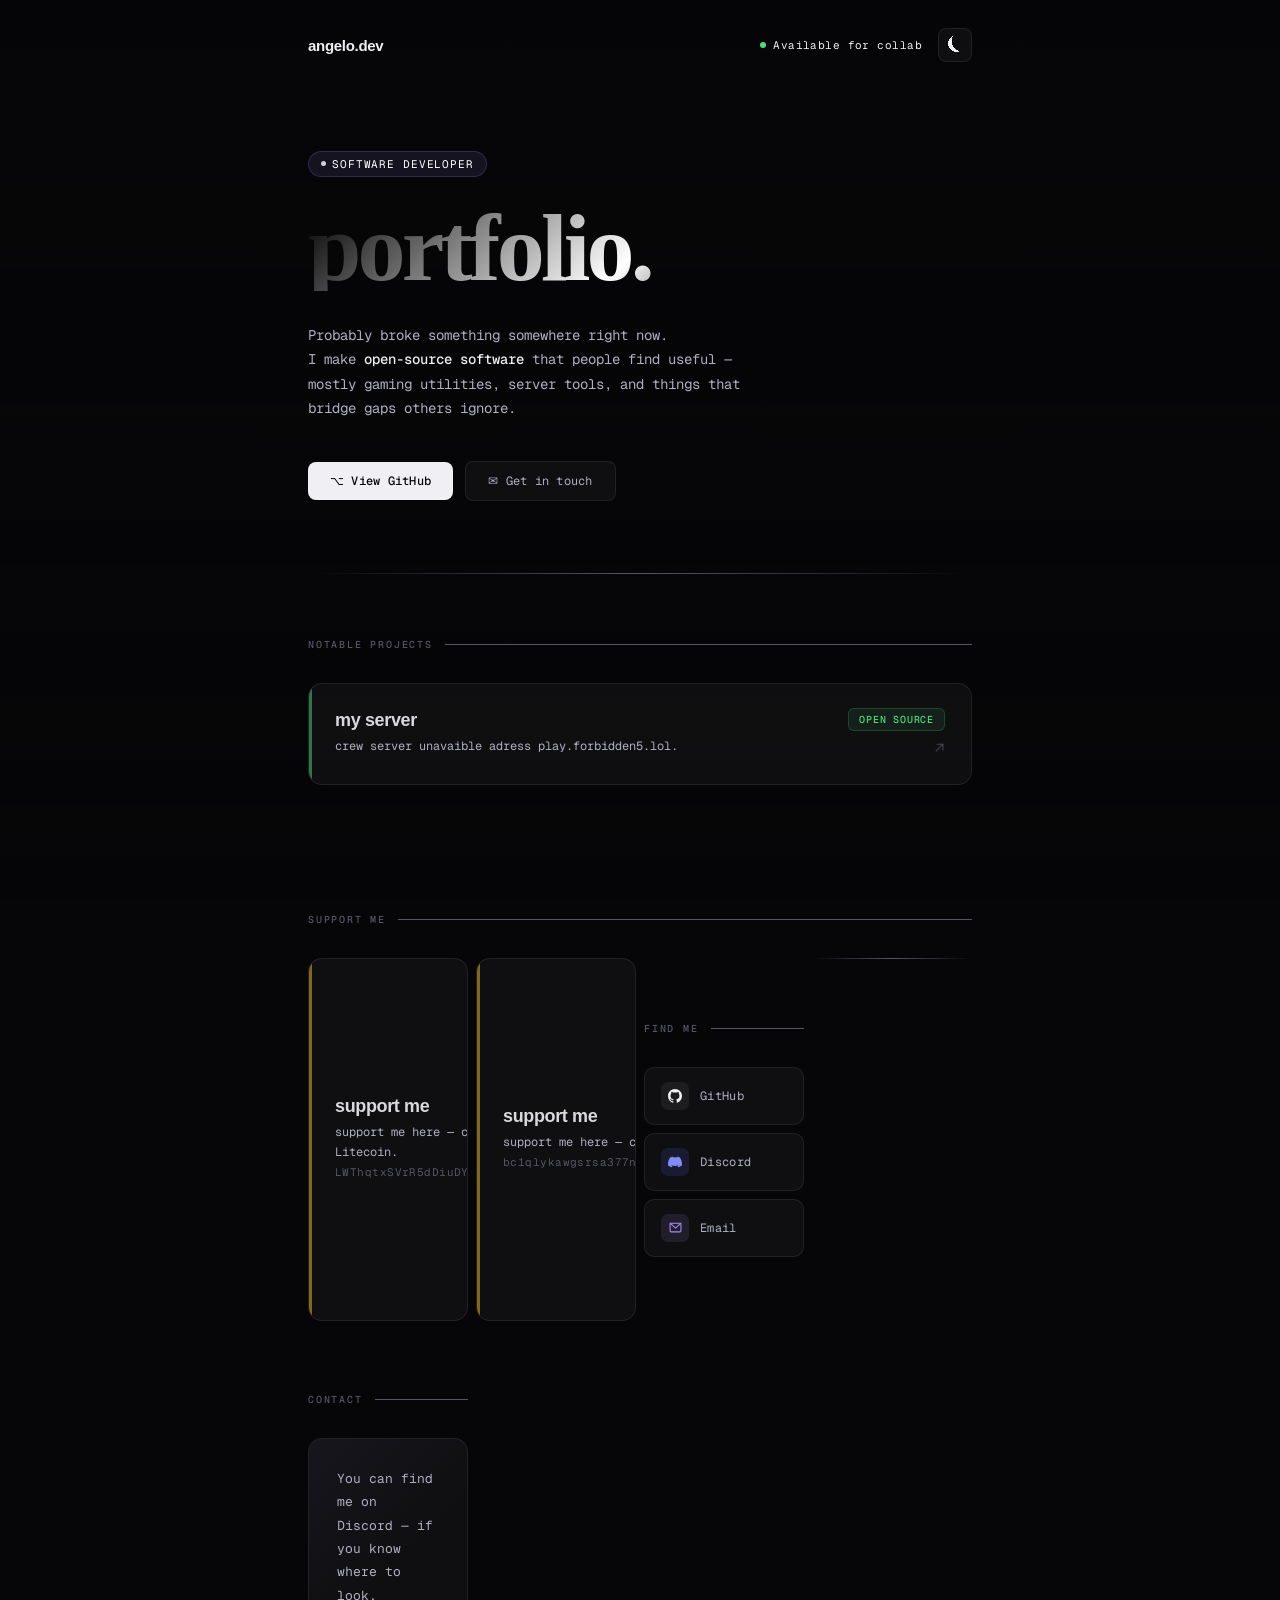
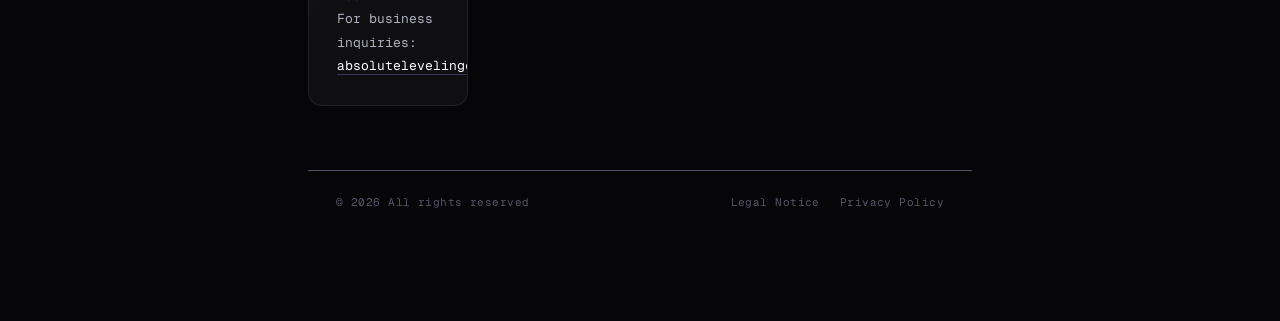
<file: index.html>
<!DOCTYPE html>
<html lang="en">
<head>
  <meta charset="UTF-8" />
  <meta name="viewport" content="width=device-width, initial-scale=1.0"/>
  <title>Angelo - Developer</title>
  <link rel="icon" type="image/png" sizes="32x32" href="[data-uri]" />
  <link rel="preconnect" href="https://fonts.googleapis.com">
  <link rel="preconnect" href="https://fonts.gstatic.com" crossorigin>
  <link href="https://fonts.googleapis.com/css2?family=Cabinet+Grotesk:wght@400;500;700;800;900&family=Geist+Mono:wght@300;400;500&display=swap" rel="stylesheet">

  <style>
    *, *::before, *::after { box-sizing: border-box; margin: 0; padding: 0; }

    :root {
      --bg: #060608;
      --glass: rgba(255,255,255,0.04);
      --glass-border: rgba(255,255,255,0.08);
      --glass-hover: rgba(255,255,255,0.07);
      --text: #f0f0f4;
      --muted: #b0b0c4;
      --faint: #555568;
      --green: #4ade80;
      --violet: #ffffff;
      --sky: #38bdf8;
      --rose: #fb7185;
      --amber: #fbbf24;
      --overlay-top: rgba(6,6,8,0.55);
      --overlay-mid: rgba(6,6,8,0.75);
      --overlay-bot: rgba(6,6,8,1);
    }

    body.night-mode {
      --bg: #0a0d18;
      --glass: rgba(255,255,255,0.06);
      --glass-border: rgba(255,255,255,0.12);
      --glass-hover: rgba(255,255,255,0.10);
      --text: #ffffff;
      --muted: #d0d0e8;
      --faint: #7070a0;
      --overlay-top: rgba(10,13,24,0.45);
      --overlay-mid: rgba(10,13,24,0.65);
      --overlay-bot: rgba(10,13,24,1);
    }

    html { font-size: 16px; }

    body {
      background: var(--bg);
      color: var(--text);
      font-family: 'Geist Mono', monospace;
      min-height: 100vh;
      overflow-x: hidden;
      position: relative;
      transition: background 0.4s ease, color 0.4s ease;
    }

    .hero-bg {
      position: fixed;
      top: 0; left: 0; right: 0;
      height: 100vh;
      z-index: 0;
      pointer-events: none;
      background-image: url("https://villatravellers-prod.s3.amazonaws.com/thumbs/1920w_webp/image/guide/page/a/5e5101d5a128a.jpeg");
      background-size: cover;
      background-position: center top;
      -webkit-mask-image: linear-gradient(to bottom, black 0%, black 40%, transparent 100%);
      mask-image: linear-gradient(to bottom, black 0%, black 40%, transparent 100%);
      transition: background-image 0.5s ease, background-position 0.5s ease;
    }

    .hero-bg::after {
      content: '';
      position: absolute;
      inset: 0;
      background: linear-gradient(to bottom, var(--overlay-top) 0%, var(--overlay-mid) 50%, var(--overlay-bot) 100%);
      transition: background 0.4s ease;
    }

    .page {
      position: relative;
      z-index: 1;
      max-width: 720px;
      margin: 0 auto;
      padding: 0 28px;
    }

    nav {
      display: flex;
      align-items: center;
      justify-content: space-between;
      padding: 28px 0 0;
      animation: fadeDown 0.5s ease both;
    }

    .nav-logo {
      font-family: 'Cabinet Grotesk', sans-serif;
      font-size: 15px;
      font-weight: 700;
      color: var(--text);
      letter-spacing: -0.02em;
    }

    .nav-right {
      display: flex;
      align-items: center;
      gap: 16px;
    }

    .nav-status {
      display: flex;
      align-items: center;
      gap: 7px;
      font-size: 11px;
      color: var(--text);
      letter-spacing: 0.04em;
    }

    .status-dot {
      width: 6px; height: 6px;
      border-radius: 50%;
      background: var(--green);
      animation: glow-pulse 2.5s ease infinite;
    }

    @keyframes glow-pulse {
      0%, 100% { box-shadow: 0 0 0 0 rgba(74,222,128,0.5); opacity: 1; }
      50%       { box-shadow: 0 0 0 6px rgba(74,222,128,0); opacity: 0.7; }
    }

    .mode-toggle {
      background: var(--glass);
      border: 1px solid var(--glass-border);
      border-radius: 8px;
      width: 34px; height: 34px;
      display: flex; align-items: center; justify-content: center;
      cursor: pointer;
      font-size: 16px;
      color: var(--text);
      transition: all 0.2s ease;
      flex-shrink: 0;
    }

    .mode-toggle:hover {
      background: var(--glass-hover);
      border-color: rgba(255,255,255,0.2);
      transform: scale(1.08);
    }

    .hero {
      padding: 88px 0 72px;
      animation: fadeUp 0.6s ease 0.1s both;
    }

    .hero-badge {
      display: inline-flex;
      align-items: center;
      gap: 6px;
      padding: 5px 12px;
      background: rgba(167,139,250,0.1);
      border: 1px solid rgba(167,139,250,0.2);
      border-radius: 100px;
      font-size: 11px;
      font-weight: 400;
      letter-spacing: 0.08em;
      text-transform: uppercase;
      color: var(--violet);
      margin-bottom: 28px;
    }

    .hero-badge::before {
      content: '';
      width: 5px; height: 5px;
      border-radius: 50%;
      background: var(--violet);
      opacity: 0.8;
    }

    h1 {
      font-family: 'Times New Roman', sans-serif;
      font-size: clamp(58px, 11vw, 96px);
      font-weight: 900;
      line-height: 0.9;
      letter-spacing: -0.04em;
      margin-bottom: 32px;
    }

    h1 .line1 { display: block; color: var(--text); }
    h1 .line2 {
      display: block;
      background: linear-gradient(135deg, #000000 0%, #ffffff 50%, #000000 75%);
      -webkit-background-clip: text;
      -webkit-text-fill-color: transparent;
      background-clip: text;
    }

    .hero-desc {
      font-size: 14px;
      font-weight: 400;
      color: var(--muted);
      line-height: 1.75;
      max-width: 440px;
      transition: color 0.4s;
    }
    .hero-desc strong { color: var(--text); font-weight: 500; }

    .hero-cta {
      display: flex;
      align-items: center;
      gap: 12px;
      margin-top: 40px;
      flex-wrap: wrap;
    }

    .btn-primary {
      display: inline-flex;
      align-items: center;
      gap: 8px;
      padding: 11px 22px;
      background: var(--text);
      color: var(--bg);
      font-family: 'Geist Mono', monospace;
      font-size: 12px;
      font-weight: 500;
      border-radius: 8px;
      text-decoration: none;
      transition: opacity 0.2s, transform 0.15s, background 0.4s, color 0.4s;
      letter-spacing: 0.02em;
    }
    .btn-primary:hover { opacity: 0.88; transform: translateY(-1px); }

    .btn-secondary {
      display: inline-flex;
      align-items: center;
      gap: 8px;
      padding: 11px 22px;
      background: var(--glass);
      border: 1px solid var(--glass-border);
      color: var(--muted);
      font-family: 'Geist Mono', monospace;
      font-size: 12px;
      font-weight: 400;
      border-radius: 8px;
      text-decoration: none;
      transition: all 0.2s;
      letter-spacing: 0.02em;
    }
    .btn-secondary:hover { background: var(--glass-hover); color: var(--text); border-color: rgba(255,255,255,0.15); }

    .divider {
      height: 1px;
      background: linear-gradient(90deg, transparent, var(--faint), transparent);
      transition: background 0.4s;
    }

    .section {
      padding: 64px 0;
      animation: fadeUp 0.6s ease both;
    }
    .section:nth-child(3) { animation-delay: 0.15s; }
    .section:nth-child(4) { animation-delay: 0.25s; }
    .section:nth-child(5) { animation-delay: 0.35s; }

    .section-header {
      display: flex;
      align-items: center;
      gap: 12px;
      margin-bottom: 32px;
    }

    .section-label {
      font-size: 10px;
      font-weight: 500;
      letter-spacing: 0.18em;
      text-transform: uppercase;
      color: var(--faint);
      white-space: nowrap;
      transition: color 0.4s;
    }

    .section-line {
      flex: 1;
      height: 1px;
      background: var(--faint);
      transition: background 0.4s;
    }

    .projects { display: flex; flex-direction: column; gap: 10px; }

    .project-card {
      display: grid;
      grid-template-columns: 1fr auto;
      align-items: center;
      gap: 20px;
      padding: 24px 26px;
      background: var(--glass);
      border: 1px solid var(--glass-border);
      border-radius: 14px;
      text-decoration: none;
      color: inherit;
      position: relative;
      overflow: hidden;
      transition: all 0.25s ease;
    }

    .project-card::before {
      content: '';
      position: absolute;
      inset: 0;
      background: linear-gradient(135deg, rgba(255,255,255,0.04) 0%, transparent 60%);
      opacity: 0;
      transition: opacity 0.25s;
    }

    .project-card:hover {
      border-color: rgba(255,255,255,0.15);
      background: var(--glass-hover);
      transform: translateY(-2px);
    }
    .project-card:hover::before { opacity: 1; }
    .project-card:hover .proj-arrow { opacity: 1; transform: translate(2px, -2px); }

    .project-card::after {
      content: '';
      position: absolute;
      left: 0; top: 0; bottom: 0;
      width: 3px;
      border-radius: 3px 0 0 3px;
      opacity: 0.5;
      transition: opacity 0.2s;
    }
    .project-card:hover::after { opacity: 1; }
    .card-green::after  { background: var(--green); }
    .card-violet::after { background: var(--violet); }
    .card-sky::after    { background: var(--sky); }
    .card-amber::after  { background: var(--amber); }

    .proj-name {
      font-family: 'Cabinet Grotesk', sans-serif;
      font-size: 18px;
      font-weight: 700;
      color: rgba(240,240,244,0.9);
      letter-spacing: -0.02em;
      margin-bottom: 6px;
    }

    .proj-desc {
      font-size: 12px;
      font-weight: 400;
      color: var(--muted);
      line-height: 1.65;
      transition: color 0.4s;
    }

    .proj-right {
      display: flex;
      flex-direction: column;
      align-items: flex-end;
      gap: 8px;
      flex-shrink: 0;
    }

    .proj-tag {
      font-size: 10px;
      font-weight: 500;
      letter-spacing: 0.08em;
      text-transform: uppercase;
      padding: 4px 10px;
      border-radius: 6px;
      white-space: nowrap;
    }
    .tag-green  { color: var(--green);  background: rgba(74,222,128,0.08);  border: 1px solid rgba(74,222,128,0.2); }
    .tag-violet { color: var(--violet); background: rgba(167,139,250,0.08); border: 1px solid rgba(167,139,250,0.2); }
    .tag-sky    { color: var(--sky);    background: rgba(56,189,248,0.08);  border: 1px solid rgba(56,189,248,0.2); }
    .tag-amber  { color: var(--amber);  background: rgba(251,191,36,0.08);  border: 1px solid rgba(251,191,36,0.2); }

    .proj-arrow {
      font-size: 16px;
      color: var(--muted);
      opacity: 0.3;
      transition: all 0.2s ease;
    }

    .links-grid {
      display: grid;
      grid-template-columns: repeat(auto-fill, minmax(150px, 1fr));
      gap: 8px;
    }

    .link-card {
      display: flex;
      align-items: center;
      gap: 11px;
      padding: 14px 16px;
      background: var(--glass);
      border: 1px solid var(--glass-border);
      border-radius: 10px;
      text-decoration: none;
      color: var(--muted);
      font-size: 12px;
      font-weight: 400;
      letter-spacing: 0.03em;
      transition: all 0.2s ease;
    }

    .link-card:hover {
      background: var(--glass-hover);
      color: var(--text);
      border-color: rgba(255,255,255,0.14);
      transform: translateY(-1px);
    }

    .link-icon {
      width: 28px; height: 28px;
      border-radius: 7px;
      display: flex; align-items: center; justify-content: center;
      font-size: 14px;
      flex-shrink: 0;
    }
    .icon-gh { background: rgba(255,255,255,0.06); }
    .icon-dc { background: rgba(88,101,242,0.15); }
    .icon-em { background: rgba(167,139,250,0.12); }

    .contact-card {
      padding: 28px;
      background: var(--glass);
      border: 1px solid var(--glass-border);
      border-radius: 14px;
      position: relative;
      overflow: hidden;
      transition: background 0.4s, border-color 0.4s;
    }
    .contact-card::before {
      content: '';
      position: absolute;
      inset: 0;
      background: linear-gradient(135deg, rgba(167,139,250,0.05) 0%, transparent 50%);
      pointer-events: none;
    }

    .contact-text {
      font-size: 13px;
      font-weight: 400;
      color: var(--muted);
      line-height: 1.8;
      transition: color 0.4s;
    }
    .contact-text a {
      color: var(--violet);
      text-decoration: none;
      border-bottom: 1px solid rgba(167,139,250,0.3);
      transition: border-color 0.2s;
    }
    .contact-text a:hover { border-color: var(--violet); }

    footer {
      position: relative;
      z-index: 1;
      max-width: 720px;
      margin: 0 auto;
      padding: 24px 28px 48px;
      display: flex;
      justify-content: space-between;
      align-items: center;
      gap: 16px;
      flex-wrap: wrap;
      border-top: 1px solid var(--faint);
      transition: border-color 0.4s;
    }

    .footer-copy {
      font-size: 11px;
      color: var(--faint);
      letter-spacing: 0.04em;
      transition: color 0.4s;
    }

    .footer-links { display: flex; gap: 20px; }
    .footer-links a {
      font-size: 11px;
      color: var(--faint);
      text-decoration: none;
      letter-spacing: 0.04em;
      transition: color 0.2s;
    }
    .footer-links a:hover { color: var(--muted); }

    @keyframes fadeUp {
      from { opacity: 0; transform: translateY(24px); }
      to   { opacity: 1; transform: translateY(0); }
    }
    @keyframes fadeDown {
      from { opacity: 0; transform: translateY(-12px); }
      to   { opacity: 1; transform: translateY(0); }
    }

    ::-webkit-scrollbar { width: 6px; }
    ::-webkit-scrollbar-track { background: transparent; }
    ::-webkit-scrollbar-thumb { background: var(--faint); border-radius: 3px; }
    ::-webkit-scrollbar-thumb:hover { background: #555566; }

    .copy-toast {
      position: fixed;
      bottom: 32px;
      left: 50%;
      transform: translateX(-50%) translateY(12px);
      background: var(--text);
      color: var(--bg);
      font-family: 'Geist Mono', monospace;
      font-size: 11px;
      font-weight: 500;
      padding: 9px 18px;
      border-radius: 8px;
      opacity: 0;
      pointer-events: none;
      transition: opacity 0.2s, transform 0.2s;
      z-index: 999;
      white-space: nowrap;
      letter-spacing: 0.04em;
    }
    .copy-toast.show {
      opacity: 1;
      transform: translateX(-50%) translateY(0);
    }

    button.project-card {
      width: 100%;
      text-align: left;
      font-family: inherit;
      border: 1px solid var(--glass-border);
      background: var(--glass);
    }

    @media (max-width: 540px) {
      .project-card { grid-template-columns: 1fr; gap: 14px; }
      .proj-right { flex-direction: row; align-items: center; }
      .links-grid { grid-template-columns: repeat(2, 1fr); }
      .hero-cta { flex-direction: column; align-items: flex-start; }
    }
  </style>
</head>
<body>

<div class="hero-bg" id="heroBg"></div>

<div class="page">

  <nav>
    <span class="nav-logo">angelo.dev</span>
    <div class="nav-right">
      <span class="nav-status">
        <span class="status-dot"></span>
        Available for collab
      </span>
      <button class="mode-toggle" id="modeToggle" onclick="toggleMode()" title="Switch to night mode">⏾</button>
    </div>
  </nav>

  <section class="hero">
    <div class="hero-badge">Software Developer</div>
    <h1>
      <span class="line2">portfolio.</span>
    </h1>
    <p class="hero-desc">
      Probably broke something somewhere right now.<br>
      I make <strong>open-source software</strong> that people find useful —
      mostly gaming utilities, server tools, and things that bridge gaps others ignore.
    </p>
    <div class="hero-cta">
      <a class="btn-primary" href="https://github.com/xfirejwye" target="_blank" rel="noopener">⌥ View GitHub</a>
      <a class="btn-secondary" href="mailto:absolutelevelingcc@gmail.com">✉ Get in touch</a>
    </div>
  </section>

  <div class="divider"></div>

  <section class="section">
    <div class="section-header">
      <span class="section-label">Notable Projects</span>
      <div class="section-line"></div>
    </div>
    <div class="projects">

      <a class="project-card card-green" href="https://github.com/xfirejwye" target="_blank" rel="noopener">
        <div>
          <div class="proj-name">my server</div>
          <p class="proj-desc">crew server unavaible adress play.forbidden5.lol.</p>
        </div>
        <div class="proj-right">
          <span class="proj-tag tag-green">open source</span>
          <span class="proj-arrow">↗</span>
        </div>
      </a>

    </div>
  </section>
    <section class="section">
    <div class="section-header">
      <span class="section-label">support me</span>
      <div class="section-line"></div>
    </div>
    <div class="links-grid">

            <button class="project-card card-amber" onclick="copyAddress('LWThqtxSVrR5dDiuDY2pkfNwad25UTMSDU', this)">
        <div>
          <div class="proj-name">support me</div>
          <p class="proj-desc">support me here — click to copy Litecoin.<br><span style="font-size:11px;color:var(--faint);letter-spacing:0.04em;">LWThqtxSVrR5dDiuDY2pkfNwad25UTMSDU</span></p>
        </div>
        <div class="proj-right">
          <span class="proj-tag tag-amber">copy address</span>
          <span class="proj-arrow">⎘</span>
        </div>
      </button>

      <button class="project-card card-amber" onclick="copyAddress('bc1qlykawgsrsa377ncw5zuuxan2x5fuj27efc3m4m', this)">
        <div>
          <div class="proj-name">support me</div>
          <p class="proj-desc">support me here — click to copy Bitcoin.<br><span style="font-size:11px;color:var(--faint);letter-spacing:0.04em;">bc1qlykawgsrsa377ncw5zuuxan2x5fuj27efc3m4m</span></p>
        </div>
        <div class="proj-right">
          <span class="proj-tag tag-amber">copy address</span>
          <span class="proj-arrow">⎘</span>
        </div>
      </button>

  <section class="section">
    <div class="section-header">
      <span class="section-label">Find Me</span>
      <div class="section-line"></div>
    </div>
    <div class="links-grid">

      <a class="link-card" href="https://github.com/xfirejwye" target="_blank" rel="noopener">
        <span class="link-icon icon-gh">
          <svg width="14" height="14" viewBox="0 0 24 24" fill="#f0f0f4"><path d="M12 0C5.37 0 0 5.37 0 12c0 5.3 3.438 9.8 8.205 11.385.6.113.82-.258.82-.577 0-.285-.01-1.04-.015-2.04-3.338.724-4.042-1.61-4.042-1.61-.546-1.385-1.335-1.755-1.335-1.755-1.087-.744.084-.729.084-.729 1.205.084 1.838 1.236 1.838 1.236 1.07 1.835 2.809 1.305 3.495.998.108-.776.417-1.305.76-1.605-2.665-.3-5.466-1.332-5.466-5.93 0-1.31.465-2.38 1.235-3.22-.135-.303-.54-1.523.105-3.176 0 0 1.005-.322 3.3 1.23.96-.267 1.98-.399 3-.405 1.02.006 2.04.138 3 .405 2.28-1.552 3.285-1.23 3.285-1.23.645 1.653.24 2.873.12 3.176.765.84 1.23 1.91 1.23 3.22 0 4.61-2.805 5.625-5.475 5.92.42.36.81 1.096.81 2.22 0 1.606-.015 2.896-.015 3.286 0 .315.21.69.825.57C20.565 21.795 24 17.295 24 12c0-6.63-5.37-12-12-12"/></svg>
        </span>
        GitHub
      </a>

      <a class="link-card" href="https://discord.com/users/1116706267390550089" target="_blank" rel="noopener">
        <span class="link-icon icon-dc">
          <svg width="14" height="14" viewBox="0 0 24 24" fill="#818cf8"><path d="M20.317 4.37a19.791 19.791 0 0 0-4.885-1.515.074.074 0 0 0-.079.037c-.21.375-.444.864-.608 1.25a18.27 18.27 0 0 0-5.487 0 12.64 12.64 0 0 0-.617-1.25.077.077 0 0 0-.079-.037A19.736 19.736 0 0 0 3.677 4.37a.07.07 0 0 0-.032.027C.533 9.046-.32 13.58.099 18.057c.002.022.015.04.033.05a19.98 19.98 0 0 0 5.993 3.03.078.078 0 0 0 .084-.028c.462-.63.874-1.295 1.226-1.994a.076.076 0 0 0-.041-.106 13.178 13.178 0 0 1-1.872-.892.077.077 0 0 1-.008-.128 10.2 10.2 0 0 0 .372-.292.074.074 0 0 1 .077-.01c3.928 1.793 8.18 1.793 12.062 0a.074.074 0 0 1 .078.01c.12.098.246.198.373.292a.077.077 0 0 1-.006.127 12.299 12.299 0 0 1-1.873.892.077.077 0 0 0-.041.107c.36.698.772 1.362 1.225 1.993a.076.076 0 0 0 .084.028 19.839 19.839 0 0 0 6.002-3.03.077.077 0 0 0 .032-.054c.5-5.177-.838-9.674-3.549-13.66a.061.061 0 0 0-.031-.03z"/></svg>
        </span>
        Discord
      </a>

      <a class="link-card" href="mailto:absolutelevelingcc@gmail.com">
        <span class="link-icon icon-em">
          <svg width="13" height="13" viewBox="0 0 24 24" fill="none" stroke="#a78bfa" stroke-width="2" stroke-linecap="round" stroke-linejoin="round"><rect x="2" y="4" width="20" height="16" rx="2"/><polyline points="2,4 12,13 22,4"/></svg>
        </span>
        Email
      </a>

    </div>
  </section>

  <div class="divider"></div>

  <section class="section">
    <div class="section-header">
      <span class="section-label">Contact</span>
      <div class="section-line"></div>
    </div>
    <div class="contact-card">
      <p class="contact-text">
        You can find me on Discord — if you know where to look.<br>
        For business inquiries: <a href="mailto:absolutelevelingcc@gmail.com">absolutelevelingcc@gmail.com</a>
      </p>
    </div>
  </section>

</div>

<footer>
  <span class="footer-copy">© 2026 All rights reserved</span>
  <div class="footer-links">
    <a href="#">Legal Notice</a>
    <a href="#">Privacy Policy</a>
  </div>
</footer>

<div class="copy-toast" id="copy-toast">✓ Address copied!</div>

<script>
  var nightMode = false;
  var DAY_BG = 'url("https://villatravellers-prod.s3.amazonaws.com/thumbs/1920w_webp/image/guide/page/a/5e5101d5a128a.jpeg")';
  var NIGHT_BG = 'url("g.jpg")'; // place g.jpg in the same folder as index.html

  function toggleMode() {
    nightMode = !nightMode;
    var btn = document.getElementById('modeToggle');
    var heroBg = document.getElementById('heroBg');

    if (nightMode) {
      document.body.classList.add('night-mode');
      heroBg.style.backgroundImage = NIGHT_BG;
      heroBg.style.backgroundPosition = 'center center';
      btn.textContent = '☀';
      btn.title = 'Switch to day mode';
    } else {
      document.body.classList.remove('night-mode');
      heroBg.style.backgroundImage = DAY_BG;
      heroBg.style.backgroundPosition = 'center top';
      btn.textContent = '⏾';
      btn.title = 'Switch to night mode';
    }
  }

  function copyAddress(text, btn) {
    navigator.clipboard.writeText(text).then(function() {
      var toast = document.getElementById('copy-toast');
      var label = btn.querySelector('.proj-tag');
      var arrow = btn.querySelector('.proj-arrow');
      label.textContent = 'copied!';
      arrow.textContent = '✓';
      toast.classList.add('show');
      setTimeout(function() {
        toast.classList.remove('show');
        label.textContent = 'copy address';
        arrow.textContent = '⎘';
      }, 2000);
    }).catch(function() {
      var ta = document.createElement('textarea');
      ta.value = text;
      document.body.appendChild(ta);
      ta.select();
      document.execCommand('copy');
      document.body.removeChild(ta);
    });
  }
</script>

</body>
</html>
</file>
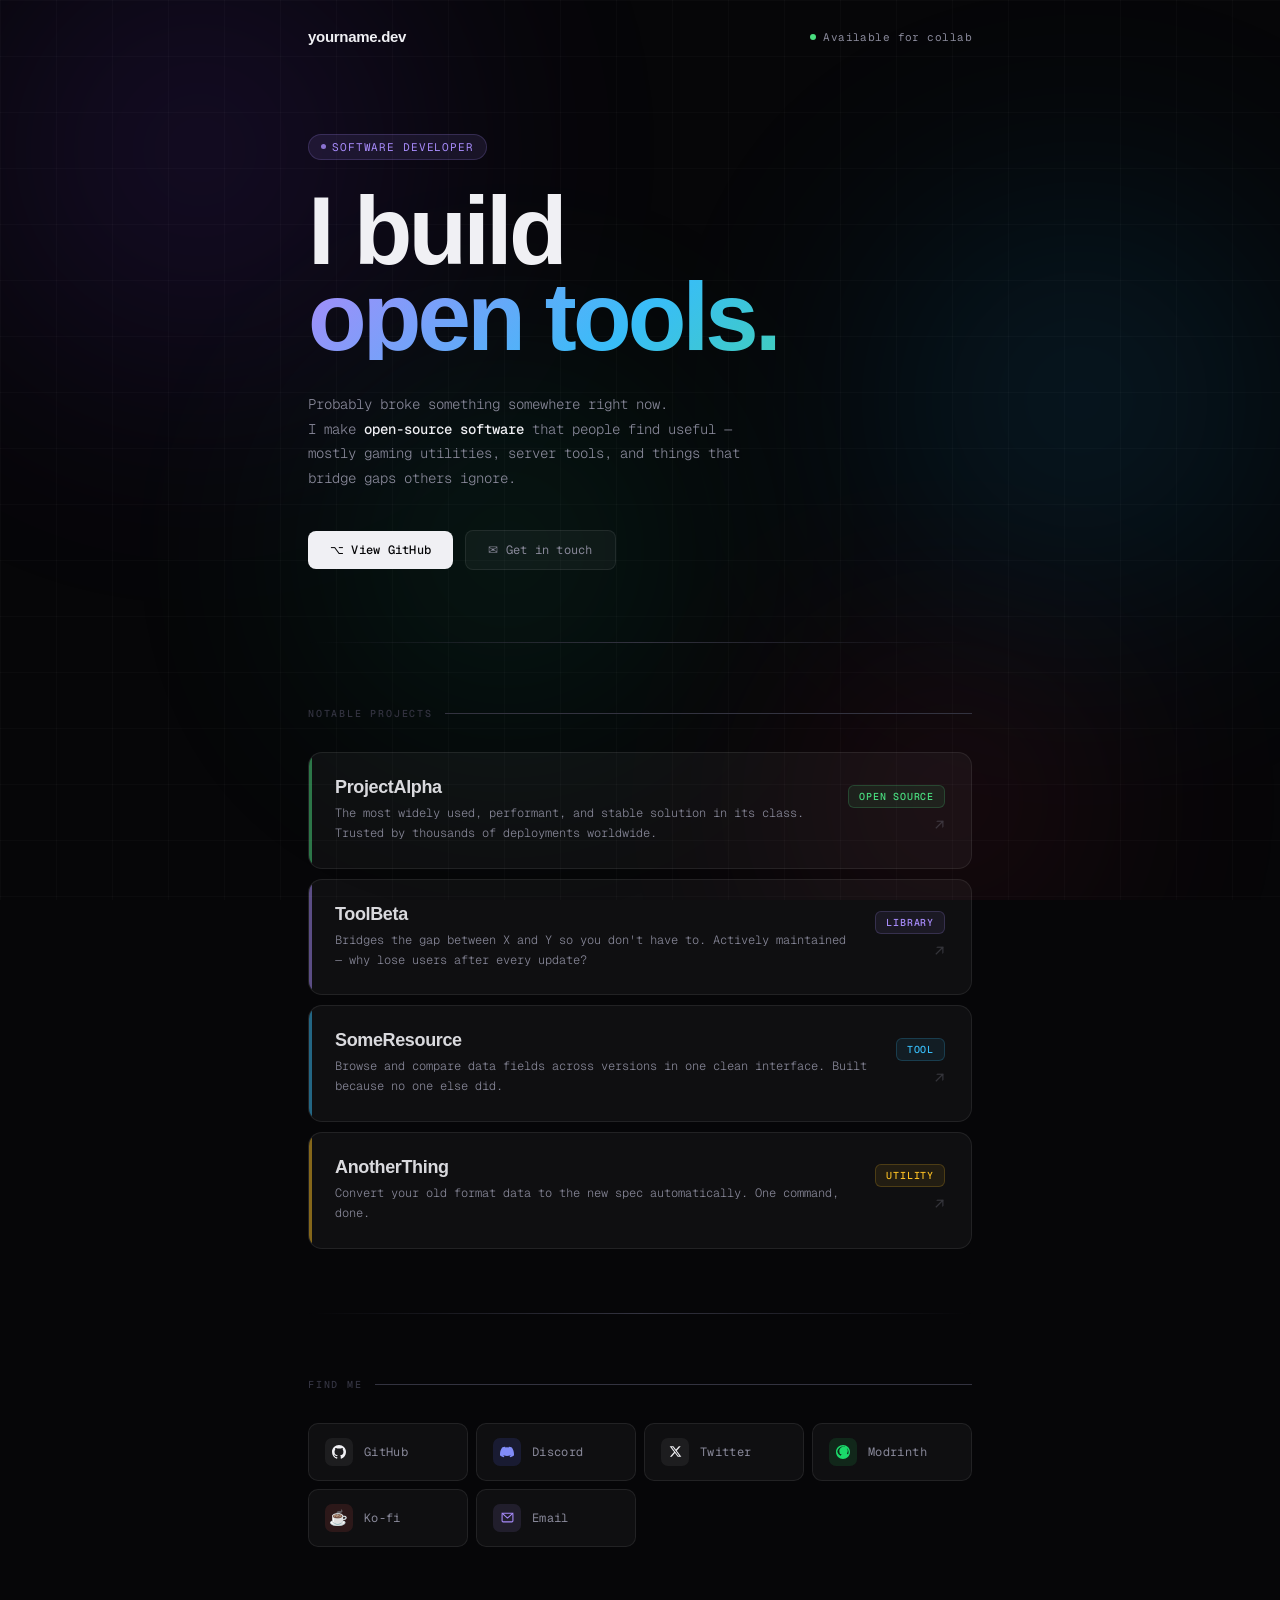
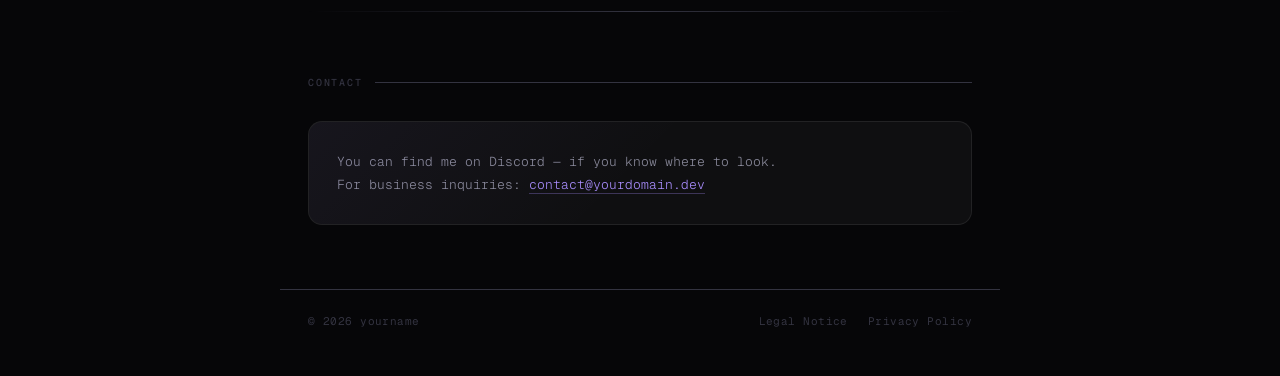
<file: index (4).html>
<!DOCTYPE html>
<html lang="en">
<head>
  <meta charset="UTF-8" />
  <meta name="viewport" content="width=device-width, initial-scale=1.0"/>
  <title>yourname — Developer</title>
  <link rel="preconnect" href="https://fonts.googleapis.com">
  <link rel="preconnect" href="https://fonts.gstatic.com" crossorigin>
  <link href="https://fonts.googleapis.com/css2?family=Cabinet+Grotesk:wght@400;500;700;800;900&family=Geist+Mono:wght@300;400;500&display=swap" rel="stylesheet">

  <style>
    *, *::before, *::after { box-sizing: border-box; margin: 0; padding: 0; }

    :root {
      --bg: #060608;
      --glass: rgba(255,255,255,0.04);
      --glass-border: rgba(255,255,255,0.08);
      --glass-hover: rgba(255,255,255,0.07);
      --text: #f0f0f4;
      --muted: #888899;
      --faint: #333340;
      --green: #4ade80;
      --violet: #a78bfa;
      --sky: #38bdf8;
      --rose: #fb7185;
      --amber: #fbbf24;
    }

    html { font-size: 16px; }

    body {
      background: var(--bg);
      color: var(--text);
      font-family: 'Geist Mono', monospace;
      min-height: 100vh;
      overflow-x: hidden;
      position: relative;
    }

    /* AURORA BACKGROUND */
    .aurora {
      position: fixed;
      inset: 0;
      z-index: 0;
      pointer-events: none;
      overflow: hidden;
    }

    .aurora-blob {
      position: absolute;
      border-radius: 50%;
      filter: blur(120px);
      opacity: 0.18;
      animation: drift 18s ease-in-out infinite alternate;
    }
    .blob1 { width: 700px; height: 700px; background: radial-gradient(circle, #7c3aed, transparent 70%); top: -200px; left: -150px; animation-delay: 0s; }
    .blob2 { width: 600px; height: 600px; background: radial-gradient(circle, #0ea5e9, transparent 70%); top: 100px; right: -100px; animation-delay: -6s; }
    .blob3 { width: 500px; height: 500px; background: radial-gradient(circle, #10b981, transparent 70%); bottom: 100px; left: 20%; animation-delay: -12s; }
    .blob4 { width: 400px; height: 400px; background: radial-gradient(circle, #f43f5e, transparent 70%); bottom: -100px; right: 10%; animation-delay: -9s; }

    .grid-overlay {
      position: fixed;
      inset: 0;
      z-index: 0;
      pointer-events: none;
      background-image:
        linear-gradient(rgba(255,255,255,0.025) 1px, transparent 1px),
        linear-gradient(90deg, rgba(255,255,255,0.025) 1px, transparent 1px);
      background-size: 56px 56px;
    }

    @keyframes drift {
      0%   { transform: translate(0, 0) scale(1); }
      100% { transform: translate(60px, 40px) scale(1.15); }
    }

    /* LAYOUT */
    .page {
      position: relative;
      z-index: 1;
      max-width: 720px;
      margin: 0 auto;
      padding: 0 28px;
    }

    /* NAV */
    nav {
      display: flex;
      align-items: center;
      justify-content: space-between;
      padding: 28px 0 0;
      animation: fadeDown 0.5s ease both;
    }

    .nav-logo {
      font-family: 'Cabinet Grotesk', sans-serif;
      font-size: 15px;
      font-weight: 700;
      color: var(--text);
      letter-spacing: -0.02em;
    }

    .nav-status {
      display: flex;
      align-items: center;
      gap: 7px;
      font-size: 11px;
      color: var(--muted);
      letter-spacing: 0.04em;
    }
    .status-dot {
      width: 6px;
      height: 6px;
      border-radius: 50%;
      background: var(--green);
      animation: glow-pulse 2.5s ease infinite;
    }
    @keyframes glow-pulse {
      0%, 100% { box-shadow: 0 0 0 0 rgba(74,222,128,0.5); opacity: 1; }
      50%       { box-shadow: 0 0 0 6px rgba(74,222,128,0); opacity: 0.7; }
    }

    /* HERO */
    .hero {
      padding: 88px 0 72px;
      animation: fadeUp 0.6s ease 0.1s both;
    }

    .hero-badge {
      display: inline-flex;
      align-items: center;
      gap: 6px;
      padding: 5px 12px;
      background: rgba(167,139,250,0.1);
      border: 1px solid rgba(167,139,250,0.2);
      border-radius: 100px;
      font-size: 11px;
      font-weight: 400;
      letter-spacing: 0.08em;
      text-transform: uppercase;
      color: var(--violet);
      margin-bottom: 28px;
    }
    .hero-badge::before {
      content: '';
      width: 5px;
      height: 5px;
      border-radius: 50%;
      background: var(--violet);
      opacity: 0.8;
    }

    h1 {
      font-family: 'Cabinet Grotesk', sans-serif;
      font-size: clamp(58px, 11vw, 96px);
      font-weight: 900;
      line-height: 0.9;
      letter-spacing: -0.04em;
      margin-bottom: 32px;
    }

    h1 .line1 { display: block; color: var(--text); }
    h1 .line2 {
      display: block;
      background: linear-gradient(135deg, var(--violet) 0%, var(--sky) 50%, var(--green) 100%);
      -webkit-background-clip: text;
      -webkit-text-fill-color: transparent;
      background-clip: text;
    }

    .hero-desc {
      font-size: 14px;
      font-weight: 300;
      color: var(--muted);
      line-height: 1.75;
      max-width: 440px;
    }
    .hero-desc strong {
      color: var(--text);
      font-weight: 500;
    }

    .hero-cta {
      display: flex;
      align-items: center;
      gap: 12px;
      margin-top: 40px;
      flex-wrap: wrap;
    }

    .btn-primary {
      display: inline-flex;
      align-items: center;
      gap: 8px;
      padding: 11px 22px;
      background: var(--text);
      color: var(--bg);
      font-family: 'Geist Mono', monospace;
      font-size: 12px;
      font-weight: 500;
      border-radius: 8px;
      text-decoration: none;
      transition: opacity 0.2s, transform 0.15s;
      letter-spacing: 0.02em;
    }
    .btn-primary:hover { opacity: 0.88; transform: translateY(-1px); }

    .btn-secondary {
      display: inline-flex;
      align-items: center;
      gap: 8px;
      padding: 11px 22px;
      background: var(--glass);
      border: 1px solid var(--glass-border);
      color: var(--muted);
      font-family: 'Geist Mono', monospace;
      font-size: 12px;
      font-weight: 400;
      border-radius: 8px;
      text-decoration: none;
      transition: all 0.2s;
      letter-spacing: 0.02em;
    }
    .btn-secondary:hover { background: var(--glass-hover); color: var(--text); border-color: rgba(255,255,255,0.15); }

    /* DIVIDER */
    .divider {
      height: 1px;
      background: linear-gradient(90deg, transparent, var(--faint), transparent);
    }

    /* SECTION */
    .section {
      padding: 64px 0;
      animation: fadeUp 0.6s ease both;
    }
    .section:nth-child(3) { animation-delay: 0.15s; }
    .section:nth-child(4) { animation-delay: 0.25s; }
    .section:nth-child(5) { animation-delay: 0.35s; }

    .section-header {
      display: flex;
      align-items: center;
      gap: 12px;
      margin-bottom: 32px;
    }

    .section-label {
      font-size: 10px;
      font-weight: 500;
      letter-spacing: 0.18em;
      text-transform: uppercase;
      color: var(--faint);
      white-space: nowrap;
    }

    .section-line {
      flex: 1;
      height: 1px;
      background: var(--faint);
    }

    /* PROJECT CARDS */
    .projects {
      display: flex;
      flex-direction: column;
      gap: 10px;
    }

    .project-card {
      display: grid;
      grid-template-columns: 1fr auto;
      align-items: center;
      gap: 20px;
      padding: 24px 26px;
      background: var(--glass);
      border: 1px solid var(--glass-border);
      border-radius: 14px;
      text-decoration: none;
      color: inherit;
      position: relative;
      overflow: hidden;
      transition: all 0.25s ease;
    }

    .project-card::before {
      content: '';
      position: absolute;
      inset: 0;
      background: linear-gradient(135deg, rgba(255,255,255,0.04) 0%, transparent 60%);
      opacity: 0;
      transition: opacity 0.25s;
    }

    .project-card:hover {
      border-color: rgba(255,255,255,0.15);
      background: var(--glass-hover);
      transform: translateY(-2px);
    }
    .project-card:hover::before { opacity: 1; }
    .project-card:hover .proj-arrow { opacity: 1; transform: translate(2px, -2px); }

    .project-card::after {
      content: '';
      position: absolute;
      left: 0; top: 0; bottom: 0;
      width: 3px;
      border-radius: 3px 0 0 3px;
      opacity: 0.5;
      transition: opacity 0.2s;
    }
    .project-card:hover::after { opacity: 1; }
    .card-green::after  { background: var(--green); }
    .card-violet::after { background: var(--violet); }
    .card-sky::after    { background: var(--sky); }
    .card-amber::after  { background: var(--amber); }

    .proj-name {
      font-family: 'Cabinet Grotesk', sans-serif;
      font-size: 18px;
      font-weight: 700;
      color: rgba(240,240,244,0.9);
      letter-spacing: -0.02em;
      margin-bottom: 6px;
    }

    .proj-desc {
      font-size: 12px;
      font-weight: 300;
      color: var(--muted);
      line-height: 1.65;
    }

    .proj-right {
      display: flex;
      flex-direction: column;
      align-items: flex-end;
      gap: 8px;
      flex-shrink: 0;
    }

    .proj-tag {
      font-size: 10px;
      font-weight: 500;
      letter-spacing: 0.08em;
      text-transform: uppercase;
      padding: 4px 10px;
      border-radius: 6px;
      white-space: nowrap;
    }
    .tag-green  { color: var(--green);  background: rgba(74,222,128,0.08);  border: 1px solid rgba(74,222,128,0.2); }
    .tag-violet { color: var(--violet); background: rgba(167,139,250,0.08); border: 1px solid rgba(167,139,250,0.2); }
    .tag-sky    { color: var(--sky);    background: rgba(56,189,248,0.08);  border: 1px solid rgba(56,189,248,0.2); }
    .tag-amber  { color: var(--amber);  background: rgba(251,191,36,0.08);  border: 1px solid rgba(251,191,36,0.2); }

    .proj-arrow {
      font-size: 16px;
      color: var(--muted);
      opacity: 0.3;
      transition: all 0.2s ease;
    }

    /* LINKS GRID */
    .links-grid {
      display: grid;
      grid-template-columns: repeat(auto-fill, minmax(150px, 1fr));
      gap: 8px;
    }

    .link-card {
      display: flex;
      align-items: center;
      gap: 11px;
      padding: 14px 16px;
      background: var(--glass);
      border: 1px solid var(--glass-border);
      border-radius: 10px;
      text-decoration: none;
      color: var(--muted);
      font-size: 12px;
      font-weight: 400;
      letter-spacing: 0.03em;
      transition: all 0.2s ease;
    }

    .link-card:hover {
      background: var(--glass-hover);
      color: var(--text);
      border-color: rgba(255,255,255,0.14);
      transform: translateY(-1px);
    }

    .link-icon {
      width: 28px;
      height: 28px;
      border-radius: 7px;
      display: flex;
      align-items: center;
      justify-content: center;
      font-size: 14px;
      flex-shrink: 0;
    }
    .icon-gh { background: rgba(255,255,255,0.06); }
    .icon-dc { background: rgba(88,101,242,0.15); }
    .icon-tw { background: rgba(255,255,255,0.06); }
    .icon-mr { background: rgba(30,215,96,0.12); }
    .icon-kf { background: rgba(255,94,91,0.12); }
    .icon-em { background: rgba(167,139,250,0.12); }

    /* CONTACT */
    .contact-card {
      padding: 28px 28px;
      background: var(--glass);
      border: 1px solid var(--glass-border);
      border-radius: 14px;
      position: relative;
      overflow: hidden;
    }
    .contact-card::before {
      content: '';
      position: absolute;
      inset: 0;
      background: linear-gradient(135deg, rgba(167,139,250,0.05) 0%, transparent 50%);
      pointer-events: none;
    }

    .contact-text {
      font-size: 13px;
      font-weight: 300;
      color: var(--muted);
      line-height: 1.8;
    }
    .contact-text a {
      color: var(--violet);
      text-decoration: none;
      border-bottom: 1px solid rgba(167,139,250,0.3);
      transition: border-color 0.2s;
    }
    .contact-text a:hover { border-color: var(--violet); }

    /* FOOTER */
    footer {
      position: relative;
      z-index: 1;
      max-width: 720px;
      margin: 0 auto;
      padding: 24px 28px 48px;
      display: flex;
      justify-content: space-between;
      align-items: center;
      gap: 16px;
      flex-wrap: wrap;
      border-top: 1px solid var(--faint);
    }

    .footer-copy {
      font-size: 11px;
      color: var(--faint);
      letter-spacing: 0.04em;
    }

    .footer-links {
      display: flex;
      gap: 20px;
    }
    .footer-links a {
      font-size: 11px;
      color: var(--faint);
      text-decoration: none;
      letter-spacing: 0.04em;
      transition: color 0.2s;
    }
    .footer-links a:hover { color: var(--muted); }

    /* ANIMATIONS */
    @keyframes fadeUp {
      from { opacity: 0; transform: translateY(24px); }
      to   { opacity: 1; transform: translateY(0); }
    }
    @keyframes fadeDown {
      from { opacity: 0; transform: translateY(-12px); }
      to   { opacity: 1; transform: translateY(0); }
    }

    /* SCROLLBAR */
    ::-webkit-scrollbar { width: 6px; }
    ::-webkit-scrollbar-track { background: transparent; }
    ::-webkit-scrollbar-thumb { background: var(--faint); border-radius: 3px; }
    ::-webkit-scrollbar-thumb:hover { background: #555566; }

    /* RESPONSIVE */
    @media (max-width: 540px) {
      .project-card { grid-template-columns: 1fr; gap: 14px; }
      .proj-right { flex-direction: row; align-items: center; }
      .links-grid { grid-template-columns: repeat(2, 1fr); }
      .hero-cta { flex-direction: column; align-items: flex-start; }
    }
  </style>
</head>
<body>

<div class="aurora">
  <div class="aurora-blob blob1"></div>
  <div class="aurora-blob blob2"></div>
  <div class="aurora-blob blob3"></div>
  <div class="aurora-blob blob4"></div>
</div>
<div class="grid-overlay"></div>

<div class="page">

  <nav>
    <span class="nav-logo">yourname.dev</span>
    <span class="nav-status">
      <span class="status-dot"></span>
      Available for collab
    </span>
  </nav>

  <section class="hero">
    <div class="hero-badge">Software Developer</div>
    <h1>
      <span class="line1">I build</span>
      <span class="line2">open tools.</span>
    </h1>
    <p class="hero-desc">
      Probably broke something somewhere right now.<br>
      I make <strong>open-source software</strong> that people find useful —
      mostly gaming utilities, server tools, and things that bridge gaps others ignore.
    </p>
    <div class="hero-cta">
      <a class="btn-primary" href="https://github.com" target="_blank" rel="noopener">⌥ View GitHub</a>
      <a class="btn-secondary" href="mailto:you@example.com">✉ Get in touch</a>
    </div>
  </section>

  <div class="divider"></div>

  <section class="section">
    <div class="section-header">
      <span class="section-label">Notable Projects</span>
      <div class="section-line"></div>
    </div>
    <div class="projects">

      <a class="project-card card-green" href="https://github.com" target="_blank" rel="noopener">
        <div>
          <div class="proj-name">ProjectAlpha</div>
          <p class="proj-desc">The most widely used, performant, and stable solution in its class. Trusted by thousands of deployments worldwide.</p>
        </div>
        <div class="proj-right">
          <span class="proj-tag tag-green">open source</span>
          <span class="proj-arrow">↗</span>
        </div>
      </a>

      <a class="project-card card-violet" href="https://github.com" target="_blank" rel="noopener">
        <div>
          <div class="proj-name">ToolBeta</div>
          <p class="proj-desc">Bridges the gap between X and Y so you don't have to. Actively maintained — why lose users after every update?</p>
        </div>
        <div class="proj-right">
          <span class="proj-tag tag-violet">library</span>
          <span class="proj-arrow">↗</span>
        </div>
      </a>

      <a class="project-card card-sky" href="https://github.com" target="_blank" rel="noopener">
        <div>
          <div class="proj-name">SomeResource</div>
          <p class="proj-desc">Browse and compare data fields across versions in one clean interface. Built because no one else did.</p>
        </div>
        <div class="proj-right">
          <span class="proj-tag tag-sky">tool</span>
          <span class="proj-arrow">↗</span>
        </div>
      </a>

      <a class="project-card card-amber" href="https://github.com" target="_blank" rel="noopener">
        <div>
          <div class="proj-name">AnotherThing</div>
          <p class="proj-desc">Convert your old format data to the new spec automatically. One command, done.</p>
        </div>
        <div class="proj-right">
          <span class="proj-tag tag-amber">utility</span>
          <span class="proj-arrow">↗</span>
        </div>
      </a>

    </div>
  </section>

  <div class="divider"></div>

  <section class="section">
    <div class="section-header">
      <span class="section-label">Find Me</span>
      <div class="section-line"></div>
    </div>
    <div class="links-grid">

      <a class="link-card" href="https://github.com" target="_blank" rel="noopener">
        <span class="link-icon icon-gh">
          <svg width="14" height="14" viewBox="0 0 24 24" fill="#f0f0f4"><path d="M12 0C5.37 0 0 5.37 0 12c0 5.3 3.438 9.8 8.205 11.385.6.113.82-.258.82-.577 0-.285-.01-1.04-.015-2.04-3.338.724-4.042-1.61-4.042-1.61-.546-1.385-1.335-1.755-1.335-1.755-1.087-.744.084-.729.084-.729 1.205.084 1.838 1.236 1.838 1.236 1.07 1.835 2.809 1.305 3.495.998.108-.776.417-1.305.76-1.605-2.665-.3-5.466-1.332-5.466-5.93 0-1.31.465-2.38 1.235-3.22-.135-.303-.54-1.523.105-3.176 0 0 1.005-.322 3.3 1.23.96-.267 1.98-.399 3-.405 1.02.006 2.04.138 3 .405 2.28-1.552 3.285-1.23 3.285-1.23.645 1.653.24 2.873.12 3.176.765.84 1.23 1.91 1.23 3.22 0 4.61-2.805 5.625-5.475 5.92.42.36.81 1.096.81 2.22 0 1.606-.015 2.896-.015 3.286 0 .315.21.69.825.57C20.565 21.795 24 17.295 24 12c0-6.63-5.37-12-12-12"/></svg>
        </span>
        GitHub
      </a>

      <a class="link-card" href="https://discord.com" target="_blank" rel="noopener">
        <span class="link-icon icon-dc">
          <svg width="14" height="14" viewBox="0 0 24 24" fill="#818cf8"><path d="M20.317 4.37a19.791 19.791 0 0 0-4.885-1.515.074.074 0 0 0-.079.037c-.21.375-.444.864-.608 1.25a18.27 18.27 0 0 0-5.487 0 12.64 12.64 0 0 0-.617-1.25.077.077 0 0 0-.079-.037A19.736 19.736 0 0 0 3.677 4.37a.07.07 0 0 0-.032.027C.533 9.046-.32 13.58.099 18.057c.002.022.015.04.033.05a19.98 19.98 0 0 0 5.993 3.03.078.078 0 0 0 .084-.028c.462-.63.874-1.295 1.226-1.994a.076.076 0 0 0-.041-.106 13.178 13.178 0 0 1-1.872-.892.077.077 0 0 1-.008-.128 10.2 10.2 0 0 0 .372-.292.074.074 0 0 1 .077-.01c3.928 1.793 8.18 1.793 12.062 0a.074.074 0 0 1 .078.01c.12.098.246.198.373.292a.077.077 0 0 1-.006.127 12.299 12.299 0 0 1-1.873.892.077.077 0 0 0-.041.107c.36.698.772 1.362 1.225 1.993a.076.076 0 0 0 .084.028 19.839 19.839 0 0 0 6.002-3.03.077.077 0 0 0 .032-.054c.5-5.177-.838-9.674-3.549-13.66a.061.061 0 0 0-.031-.03z"/></svg>
        </span>
        Discord
      </a>

      <a class="link-card" href="https://twitter.com" target="_blank" rel="noopener">
        <span class="link-icon icon-tw">
          <svg width="13" height="13" viewBox="0 0 24 24" fill="#f0f0f4"><path d="M18.244 2.25h3.308l-7.227 8.26 8.502 11.24H16.17l-5.214-6.817L4.99 21.75H1.68l7.73-8.835L1.254 2.25H8.08l4.713 6.231zm-1.161 17.52h1.833L7.084 4.126H5.117z"/></svg>
        </span>
        Twitter
      </a>

      <a class="link-card" href="https://modrinth.com" target="_blank" rel="noopener">
        <span class="link-icon icon-mr">
          <svg width="14" height="14" viewBox="0 0 24 24" fill="#1bd96a"><path d="M12 0C5.373 0 0 5.373 0 12s5.373 12 12 12 12-5.373 12-12S18.627 0 12 0zm0 2.4c5.302 0 9.6 4.298 9.6 9.6 0 1.553-.37 3.02-1.022 4.32l-1.927-1.927a7.2 7.2 0 1 0-9.02 2.046l-1.951 1.952A9.565 9.565 0 0 1 2.4 12c0-5.302 4.298-9.6 9.6-9.6zM12 6a6 6 0 0 0-4.588 9.883l1.701-1.7A3.6 3.6 0 1 1 14.4 15.6a3.572 3.572 0 0 1-1.283-.237l-1.7 1.701A5.983 5.983 0 0 0 12 17.4a6 6 0 0 0 0-12z"/></svg>
        </span>
        Modrinth
      </a>

      <a class="link-card" href="https://ko-fi.com" target="_blank" rel="noopener">
        <span class="link-icon icon-kf" style="font-size:15px;">☕</span>
        Ko-fi
      </a>

      <a class="link-card" href="mailto:you@example.com">
        <span class="link-icon icon-em">
          <svg width="13" height="13" viewBox="0 0 24 24" fill="none" stroke="#a78bfa" stroke-width="2" stroke-linecap="round" stroke-linejoin="round"><rect x="2" y="4" width="20" height="16" rx="2"/><polyline points="2,4 12,13 22,4"/></svg>
        </span>
        Email
      </a>

    </div>
  </section>

  <div class="divider"></div>

  <section class="section">
    <div class="section-header">
      <span class="section-label">Contact</span>
      <div class="section-line"></div>
    </div>
    <div class="contact-card">
      <p class="contact-text">
        You can find me on Discord — if you know where to look.<br>
        For business inquiries: <a href="mailto:contact@yourdomain.dev">contact@yourdomain.dev</a>
      </p>
    </div>
  </section>

</div>

<footer>
  <span class="footer-copy">© 2026 yourname</span>
  <div class="footer-links">
    <a href="#">Legal Notice</a>
    <a href="#">Privacy Policy</a>
  </div>
</footer>

</body>
</html>
</file>
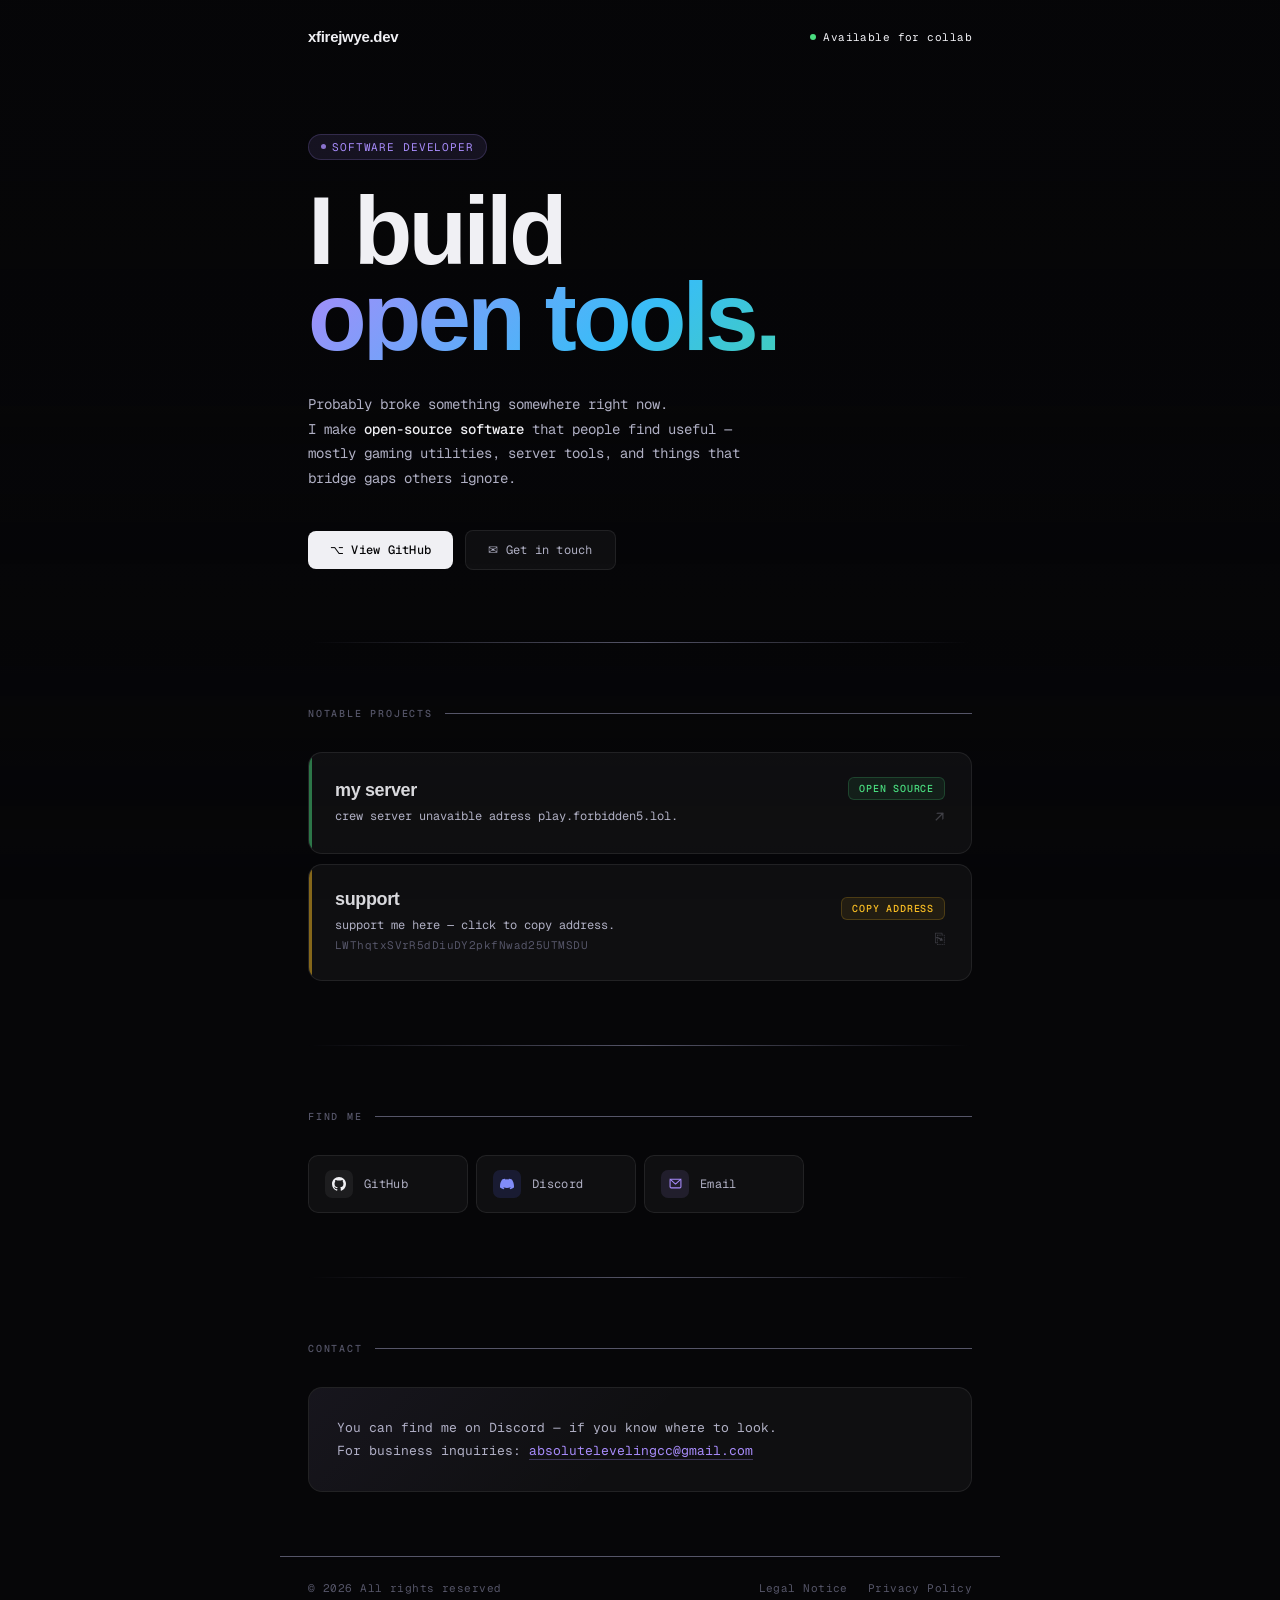
<file: index (8).html>
<!DOCTYPE html>
<html lang="en">
<head>
  <meta charset="UTF-8" />
  <meta name="viewport" content="width=device-width, initial-scale=1.0"/>
  <title>Angelo - Developer</title>
  <link rel="icon" type="image/png" sizes="32x32" href="[data-uri]" />
  <link rel="shortcut icon" href="[data-uri]" />
  <link rel="preconnect" href="https://fonts.googleapis.com">
  <link rel="preconnect" href="https://fonts.gstatic.com" crossorigin>
  <link href="https://fonts.googleapis.com/css2?family=Cabinet+Grotesk:wght@400;500;700;800;900&family=Geist+Mono:wght@300;400;500&display=swap" rel="stylesheet">

  <style>
    *, *::before, *::after { box-sizing: border-box; margin: 0; padding: 0; }

    :root {
      --bg: #060608;
      --glass: rgba(255,255,255,0.04);
      --glass-border: rgba(255,255,255,0.08);
      --glass-hover: rgba(255,255,255,0.07);
      --text: #f0f0f4;
      --muted: #b0b0c4;
      --faint: #555568;
      --green: #4ade80;
      --violet: #a78bfa;
      --sky: #38bdf8;
      --rose: #fb7185;
      --amber: #fbbf24;
    }

    html { font-size: 16px; }

    body {
      background: var(--bg);
      color: var(--text);
      font-family: 'Geist Mono', monospace;
      min-height: 100vh;
      overflow-x: hidden;
      position: relative;
    }

    /* HERO IMAGE BACKGROUND - only top portion */
    .hero-bg {
      position: fixed;
      top: 0;
      left: 0;
      right: 0;
      height: 100vh;
      z-index: 0;
      pointer-events: none;
      background-image: url("https://villatravellers-prod.s3.amazonaws.com/thumbs/1920w_webp/image/guide/page/a/5e5101d5a128a.jpeg");
      background-size: cover;
      background-position: center top;
      /* Fade out toward bottom half */
      -webkit-mask-image: linear-gradient(to bottom, 
        black 0%, 
        black 40%, 
        transparent 100%
      );
      mask-image: linear-gradient(to bottom, 
        black 0%, 
        black 40%, 
        transparent 100%
      );
    }

    /* Subtle overlay to keep text readable */
    .hero-bg::after {
      content: '';
      position: absolute;
      inset: 0;
      background: linear-gradient(
        to bottom,
        rgba(6,6,8,0.55) 0%,
        rgba(6,6,8,0.75) 50%,
        rgba(6,6,8,1) 100%
      );
    }

    /* LAYOUT */
    .page {
      position: relative;
      z-index: 1;
      max-width: 720px;
      margin: 0 auto;
      padding: 0 28px;
    }

    /* NAV */
    nav {
      display: flex;
      align-items: center;
      justify-content: space-between;
      padding: 28px 0 0;
      animation: fadeDown 0.5s ease both;
    }

    .nav-logo {
      font-family: 'Cabinet Grotesk', sans-serif;
      font-size: 15px;
      font-weight: 700;
      color: var(--text);
      letter-spacing: -0.02em;
    }

    .nav-status {
      display: flex;
      align-items: center;
      gap: 7px;
      font-size: 11px;
      color: var(--text);
      letter-spacing: 0.04em;
    }
    .status-dot {
      width: 6px;
      height: 6px;
      border-radius: 50%;
      background: var(--green);
      animation: glow-pulse 2.5s ease infinite;
    }
    @keyframes glow-pulse {
      0%, 100% { box-shadow: 0 0 0 0 rgba(74,222,128,0.5); opacity: 1; }
      50%       { box-shadow: 0 0 0 6px rgba(74,222,128,0); opacity: 0.7; }
    }

    /* HERO */
    .hero {
      padding: 88px 0 72px;
      animation: fadeUp 0.6s ease 0.1s both;
    }

    .hero-badge {
      display: inline-flex;
      align-items: center;
      gap: 6px;
      padding: 5px 12px;
      background: rgba(167,139,250,0.1);
      border: 1px solid rgba(167,139,250,0.2);
      border-radius: 100px;
      font-size: 11px;
      font-weight: 400;
      letter-spacing: 0.08em;
      text-transform: uppercase;
      color: var(--violet);
      margin-bottom: 28px;
    }
    .hero-badge::before {
      content: '';
      width: 5px;
      height: 5px;
      border-radius: 50%;
      background: var(--violet);
      opacity: 0.8;
    }

    h1 {
      font-family: 'Cabinet Grotesk', sans-serif;
      font-size: clamp(58px, 11vw, 96px);
      font-weight: 900;
      line-height: 0.9;
      letter-spacing: -0.04em;
      margin-bottom: 32px;
    }

    h1 .line1 { display: block; color: var(--text); }
    h1 .line2 {
      display: block;
      background: linear-gradient(135deg, var(--violet) 0%, var(--sky) 50%, var(--green) 100%);
      -webkit-background-clip: text;
      -webkit-text-fill-color: transparent;
      background-clip: text;
    }

    .hero-desc {
      font-size: 14px;
      font-weight: 400;
      color: var(--muted);
      line-height: 1.75;
      max-width: 440px;
    }
    .hero-desc strong {
      color: var(--text);
      font-weight: 500;
    }

    .hero-cta {
      display: flex;
      align-items: center;
      gap: 12px;
      margin-top: 40px;
      flex-wrap: wrap;
    }

    .btn-primary {
      display: inline-flex;
      align-items: center;
      gap: 8px;
      padding: 11px 22px;
      background: var(--text);
      color: var(--bg);
      font-family: 'Geist Mono', monospace;
      font-size: 12px;
      font-weight: 500;
      border-radius: 8px;
      text-decoration: none;
      transition: opacity 0.2s, transform 0.15s;
      letter-spacing: 0.02em;
    }
    .btn-primary:hover { opacity: 0.88; transform: translateY(-1px); }

    .btn-secondary {
      display: inline-flex;
      align-items: center;
      gap: 8px;
      padding: 11px 22px;
      background: var(--glass);
      border: 1px solid var(--glass-border);
      color: var(--muted);
      font-family: 'Geist Mono', monospace;
      font-size: 12px;
      font-weight: 400;
      border-radius: 8px;
      text-decoration: none;
      transition: all 0.2s;
      letter-spacing: 0.02em;
    }
    .btn-secondary:hover { background: var(--glass-hover); color: var(--text); border-color: rgba(255,255,255,0.15); }

    /* DIVIDER */
    .divider {
      height: 1px;
      background: linear-gradient(90deg, transparent, var(--faint), transparent);
    }

    /* SECTION */
    .section {
      padding: 64px 0;
      animation: fadeUp 0.6s ease both;
    }
    .section:nth-child(3) { animation-delay: 0.15s; }
    .section:nth-child(4) { animation-delay: 0.25s; }
    .section:nth-child(5) { animation-delay: 0.35s; }

    .section-header {
      display: flex;
      align-items: center;
      gap: 12px;
      margin-bottom: 32px;
    }

    .section-label {
      font-size: 10px;
      font-weight: 500;
      letter-spacing: 0.18em;
      text-transform: uppercase;
      color: var(--faint);
      white-space: nowrap;
    }

    .section-line {
      flex: 1;
      height: 1px;
      background: var(--faint);
    }

    /* PROJECT CARDS */
    .projects {
      display: flex;
      flex-direction: column;
      gap: 10px;
    }

    .project-card {
      display: grid;
      grid-template-columns: 1fr auto;
      align-items: center;
      gap: 20px;
      padding: 24px 26px;
      background: var(--glass);
      border: 1px solid var(--glass-border);
      border-radius: 14px;
      text-decoration: none;
      color: inherit;
      position: relative;
      overflow: hidden;
      transition: all 0.25s ease;
    }

    .project-card::before {
      content: '';
      position: absolute;
      inset: 0;
      background: linear-gradient(135deg, rgba(255,255,255,0.04) 0%, transparent 60%);
      opacity: 0;
      transition: opacity 0.25s;
    }

    .project-card:hover {
      border-color: rgba(255,255,255,0.15);
      background: var(--glass-hover);
      transform: translateY(-2px);
    }
    .project-card:hover::before { opacity: 1; }
    .project-card:hover .proj-arrow { opacity: 1; transform: translate(2px, -2px); }

    .project-card::after {
      content: '';
      position: absolute;
      left: 0; top: 0; bottom: 0;
      width: 3px;
      border-radius: 3px 0 0 3px;
      opacity: 0.5;
      transition: opacity 0.2s;
    }
    .project-card:hover::after { opacity: 1; }
    .card-green::after  { background: var(--green); }
    .card-violet::after { background: var(--violet); }
    .card-sky::after    { background: var(--sky); }
    .card-amber::after  { background: var(--amber); }

    .proj-name {
      font-family: 'Cabinet Grotesk', sans-serif;
      font-size: 18px;
      font-weight: 700;
      color: rgba(240,240,244,0.9);
      letter-spacing: -0.02em;
      margin-bottom: 6px;
    }

    .proj-desc {
      font-size: 12px;
      font-weight: 400;
      color: var(--muted);
      line-height: 1.65;
    }

    .proj-right {
      display: flex;
      flex-direction: column;
      align-items: flex-end;
      gap: 8px;
      flex-shrink: 0;
    }

    .proj-tag {
      font-size: 10px;
      font-weight: 500;
      letter-spacing: 0.08em;
      text-transform: uppercase;
      padding: 4px 10px;
      border-radius: 6px;
      white-space: nowrap;
    }
    .tag-green  { color: var(--green);  background: rgba(74,222,128,0.08);  border: 1px solid rgba(74,222,128,0.2); }
    .tag-violet { color: var(--violet); background: rgba(167,139,250,0.08); border: 1px solid rgba(167,139,250,0.2); }
    .tag-sky    { color: var(--sky);    background: rgba(56,189,248,0.08);  border: 1px solid rgba(56,189,248,0.2); }
    .tag-amber  { color: var(--amber);  background: rgba(251,191,36,0.08);  border: 1px solid rgba(251,191,36,0.2); }

    .proj-arrow {
      font-size: 16px;
      color: var(--muted);
      opacity: 0.3;
      transition: all 0.2s ease;
    }

    /* LINKS GRID */
    .links-grid {
      display: grid;
      grid-template-columns: repeat(auto-fill, minmax(150px, 1fr));
      gap: 8px;
    }

    .link-card {
      display: flex;
      align-items: center;
      gap: 11px;
      padding: 14px 16px;
      background: var(--glass);
      border: 1px solid var(--glass-border);
      border-radius: 10px;
      text-decoration: none;
      color: var(--muted);
      font-size: 12px;
      font-weight: 400;
      letter-spacing: 0.03em;
      transition: all 0.2s ease;
    }

    .link-card:hover {
      background: var(--glass-hover);
      color: var(--text);
      border-color: rgba(255,255,255,0.14);
      transform: translateY(-1px);
    }

    .link-icon {
      width: 28px;
      height: 28px;
      border-radius: 7px;
      display: flex;
      align-items: center;
      justify-content: center;
      font-size: 14px;
      flex-shrink: 0;
    }
    .icon-gh { background: rgba(255,255,255,0.06); }
    .icon-dc { background: rgba(88,101,242,0.15); }
    .icon-em { background: rgba(167,139,250,0.12); }

    /* CONTACT */
    .contact-card {
      padding: 28px 28px;
      background: var(--glass);
      border: 1px solid var(--glass-border);
      border-radius: 14px;
      position: relative;
      overflow: hidden;
    }
    .contact-card::before {
      content: '';
      position: absolute;
      inset: 0;
      background: linear-gradient(135deg, rgba(167,139,250,0.05) 0%, transparent 50%);
      pointer-events: none;
    }

    .contact-text {
      font-size: 13px;
      font-weight: 400;
      color: var(--muted);
      line-height: 1.8;
    }
    .contact-text a {
      color: var(--violet);
      text-decoration: none;
      border-bottom: 1px solid rgba(167,139,250,0.3);
      transition: border-color 0.2s;
    }
    .contact-text a:hover { border-color: var(--violet); }

    /* FOOTER */
    footer {
      position: relative;
      z-index: 1;
      max-width: 720px;
      margin: 0 auto;
      padding: 24px 28px 48px;
      display: flex;
      justify-content: space-between;
      align-items: center;
      gap: 16px;
      flex-wrap: wrap;
      border-top: 1px solid var(--faint);
    }

    .footer-copy {
      font-size: 11px;
      color: var(--faint);
      letter-spacing: 0.04em;
    }

    .footer-links {
      display: flex;
      gap: 20px;
    }
    .footer-links a {
      font-size: 11px;
      color: var(--faint);
      text-decoration: none;
      letter-spacing: 0.04em;
      transition: color 0.2s;
    }
    .footer-links a:hover { color: var(--muted); }

    /* ANIMATIONS */
    @keyframes fadeUp {
      from { opacity: 0; transform: translateY(24px); }
      to   { opacity: 1; transform: translateY(0); }
    }
    @keyframes fadeDown {
      from { opacity: 0; transform: translateY(-12px); }
      to   { opacity: 1; transform: translateY(0); }
    }

    /* SCROLLBAR */
    ::-webkit-scrollbar { width: 6px; }
    ::-webkit-scrollbar-track { background: transparent; }
    ::-webkit-scrollbar-thumb { background: var(--faint); border-radius: 3px; }
    ::-webkit-scrollbar-thumb:hover { background: #555566; }

    /* COPY TOAST */
    .copy-toast {
      position: fixed;
      bottom: 32px;
      left: 50%;
      transform: translateX(-50%) translateY(12px);
      background: var(--text);
      color: var(--bg);
      font-family: 'Geist Mono', monospace;
      font-size: 11px;
      font-weight: 500;
      padding: 9px 18px;
      border-radius: 8px;
      opacity: 0;
      pointer-events: none;
      transition: opacity 0.2s, transform 0.2s;
      z-index: 999;
      white-space: nowrap;
      letter-spacing: 0.04em;
    }
    .copy-toast.show {
      opacity: 1;
      transform: translateX(-50%) translateY(0);
    }

    /* button-reset so project-card works as button */
    button.project-card {
      width: 100%;
      text-align: left;
      font-family: inherit;
      border: 1px solid var(--glass-border);
      background: var(--glass);
    }

    /* RESPONSIVE */
    @media (max-width: 540px) {
      .project-card { grid-template-columns: 1fr; gap: 14px; }
      .proj-right { flex-direction: row; align-items: center; }
      .links-grid { grid-template-columns: repeat(2, 1fr); }
      .hero-cta { flex-direction: column; align-items: flex-start; }
    }
  </style>
</head>
<body>

<!-- HERO BACKGROUND IMAGE (top only, fades out) -->
<div class="hero-bg"></div>

<div class="page">

  <nav>
    <span class="nav-logo">xfirejwye.dev</span>
    <span class="nav-status">
      <span class="status-dot"></span>
      Available for collab
    </span>
  </nav>

  <section class="hero">
    <div class="hero-badge">Software Developer</div>
    <h1>
      <span class="line1">I build</span>
      <span class="line2">open tools.</span>
    </h1>
    <p class="hero-desc">
      Probably broke something somewhere right now.<br>
      I make <strong>open-source software</strong> that people find useful —
      mostly gaming utilities, server tools, and things that bridge gaps others ignore.
    </p>
    <div class="hero-cta">
      <a class="btn-primary" href="https://github.com/xfirejwye" target="_blank" rel="noopener">⌥ View GitHub</a>
      <a class="btn-secondary" href="mailto:absolutelevelingcc@gmail.com">✉ Get in touch</a>
    </div>
  </section>

  <div class="divider"></div>

  <section class="section">
    <div class="section-header">
      <span class="section-label">Notable Projects</span>
      <div class="section-line"></div>
    </div>
    <div class="projects">

      <a class="project-card card-green" href="https://github.com/xfirejwye" target="_blank" rel="noopener">
        <div>
          <div class="proj-name">my server</div>
          <p class="proj-desc">crew server unavaible adress play.forbidden5.lol.</p>
        </div>
        <div class="proj-right">
          <span class="proj-tag tag-green">open source</span>
          <span class="proj-arrow">↗</span>
        </div>
      </a>

      <button class="project-card card-amber" onclick="copyAddress('LWThqtxSVrR5dDiuDY2pkfNwad25UTMSDU', this)">
        <div>
          <div class="proj-name">support</div>
          <p class="proj-desc">support me here — click to copy address.<br><span style="font-size:11px;color:var(--faint);letter-spacing:0.04em;">LWThqtxSVrR5dDiuDY2pkfNwad25UTMSDU</span></p>
        </div>
        <div class="proj-right">
          <span class="proj-tag tag-amber" id="copy-label">copy address</span>
          <span class="proj-arrow">⎘</span>
        </div>
      </button>

    </div>
  </section>

  <div class="divider"></div>

  <section class="section">
    <div class="section-header">
      <span class="section-label">Find Me</span>
      <div class="section-line"></div>
    </div>
    <div class="links-grid">

      <a class="link-card" href="https://github.com/xfirejwye" target="_blank" rel="noopener">
        <span class="link-icon icon-gh">
          <svg width="14" height="14" viewBox="0 0 24 24" fill="#f0f0f4"><path d="M12 0C5.37 0 0 5.37 0 12c0 5.3 3.438 9.8 8.205 11.385.6.113.82-.258.82-.577 0-.285-.01-1.04-.015-2.04-3.338.724-4.042-1.61-4.042-1.61-.546-1.385-1.335-1.755-1.335-1.755-1.087-.744.084-.729.084-.729 1.205.084 1.838 1.236 1.838 1.236 1.07 1.835 2.809 1.305 3.495.998.108-.776.417-1.305.76-1.605-2.665-.3-5.466-1.332-5.466-5.93 0-1.31.465-2.38 1.235-3.22-.135-.303-.54-1.523.105-3.176 0 0 1.005-.322 3.3 1.23.96-.267 1.98-.399 3-.405 1.02.006 2.04.138 3 .405 2.28-1.552 3.285-1.23 3.285-1.23.645 1.653.24 2.873.12 3.176.765.84 1.23 1.91 1.23 3.22 0 4.61-2.805 5.625-5.475 5.92.42.36.81 1.096.81 2.22 0 1.606-.015 2.896-.015 3.286 0 .315.21.69.825.57C20.565 21.795 24 17.295 24 12c0-6.63-5.37-12-12-12"/></svg>
        </span>
        GitHub
      </a>

      <a class="link-card" href="https://discord.com/users/1116706267390550089" target="_blank" rel="noopener">
        <span class="link-icon icon-dc">
          <svg width="14" height="14" viewBox="0 0 24 24" fill="#818cf8"><path d="M20.317 4.37a19.791 19.791 0 0 0-4.885-1.515.074.074 0 0 0-.079.037c-.21.375-.444.864-.608 1.25a18.27 18.27 0 0 0-5.487 0 12.64 12.64 0 0 0-.617-1.25.077.077 0 0 0-.079-.037A19.736 19.736 0 0 0 3.677 4.37a.07.07 0 0 0-.032.027C.533 9.046-.32 13.58.099 18.057c.002.022.015.04.033.05a19.98 19.98 0 0 0 5.993 3.03.078.078 0 0 0 .084-.028c.462-.63.874-1.295 1.226-1.994a.076.076 0 0 0-.041-.106 13.178 13.178 0 0 1-1.872-.892.077.077 0 0 1-.008-.128 10.2 10.2 0 0 0 .372-.292.074.074 0 0 1 .077-.01c3.928 1.793 8.18 1.793 12.062 0a.074.074 0 0 1 .078.01c.12.098.246.198.373.292a.077.077 0 0 1-.006.127 12.299 12.299 0 0 1-1.873.892.077.077 0 0 0-.041.107c.36.698.772 1.362 1.225 1.993a.076.076 0 0 0 .084.028 19.839 19.839 0 0 0 6.002-3.03.077.077 0 0 0 .032-.054c.5-5.177-.838-9.674-3.549-13.66a.061.061 0 0 0-.031-.03z"/></svg>
        </span>
        Discord
      </a>

      <a class="link-card" href="mailto:absolutelevelingcc@gmail.com">
        <span class="link-icon icon-em">
          <svg width="13" height="13" viewBox="0 0 24 24" fill="none" stroke="#a78bfa" stroke-width="2" stroke-linecap="round" stroke-linejoin="round"><rect x="2" y="4" width="20" height="16" rx="2"/><polyline points="2,4 12,13 22,4"/></svg>
        </span>
        Email
      </a>

    </div>
  </section>

  <div class="divider"></div>

  <section class="section">
    <div class="section-header">
      <span class="section-label">Contact</span>
      <div class="section-line"></div>
    </div>
    <div class="contact-card">
      <p class="contact-text">
        You can find me on Discord — if you know where to look.<br>
        For business inquiries: <a href="mailto:absolutelevelingcc@gmail.com">absolutelevelingcc@gmail.com</a>   
      </p>
    </div>
  </section>

</div>

<footer>
  <span class="footer-copy">© 2026 All rights reserved</span>
  <div class="footer-links">
    <a href="#">Legal Notice</a>
    <a href="#">Privacy Policy</a>
  </div>
</footer>

<div class="copy-toast" id="copy-toast">✓ Address copied!</div>

<script>
function copyAddress(text, btn) {
  navigator.clipboard.writeText(text).then(function() {
    const toast = document.getElementById('copy-toast');
    const label = btn.querySelector('.proj-tag');
    const arrow = btn.querySelector('.proj-arrow');
    label.textContent = 'copied!';
    arrow.textContent = '✓';
    toast.classList.add('show');
    setTimeout(function() {
      toast.classList.remove('show');
      label.textContent = 'copy address';
      arrow.textContent = '⎘';
    }, 2000);
  }).catch(function() {
    const ta = document.createElement('textarea');
    ta.value = text;
    document.body.appendChild(ta);
    ta.select();
    document.execCommand('copy');
    document.body.removeChild(ta);
  });
}
</script>

</body>
</html>
</file>
